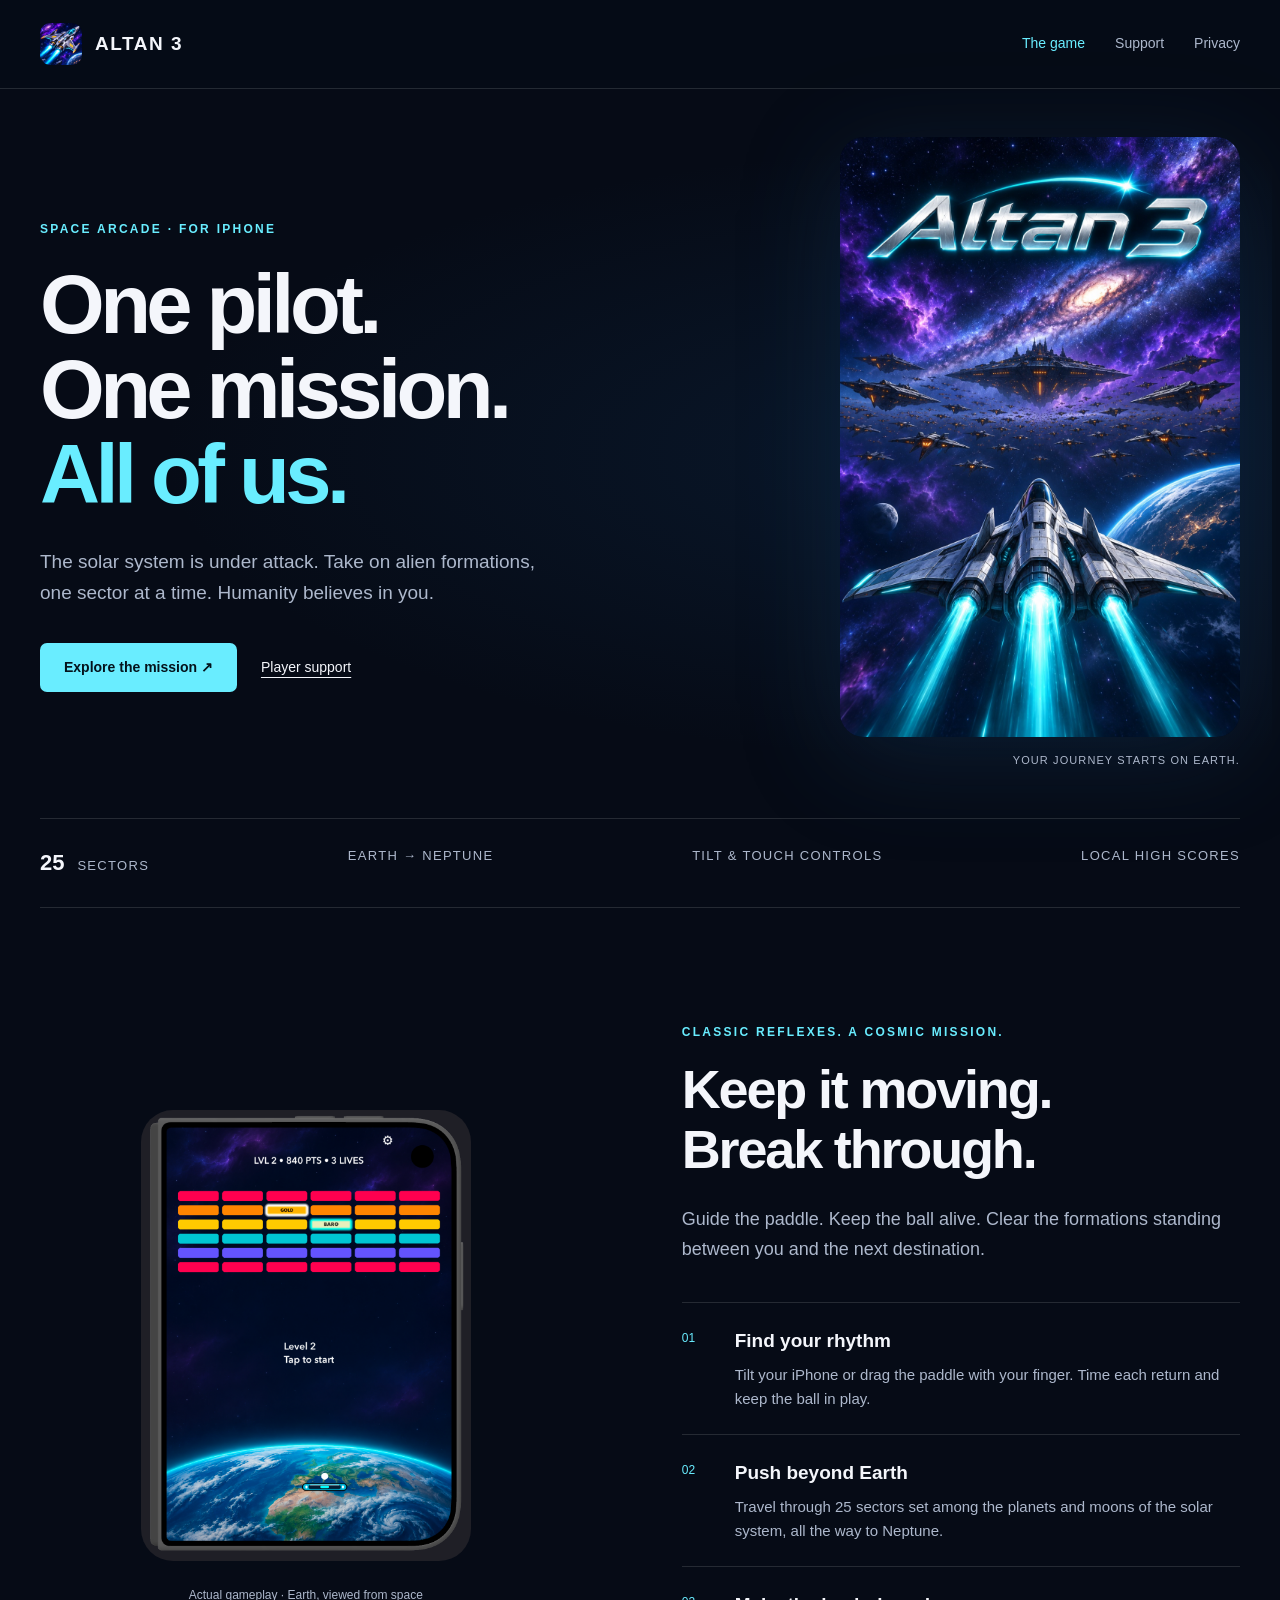
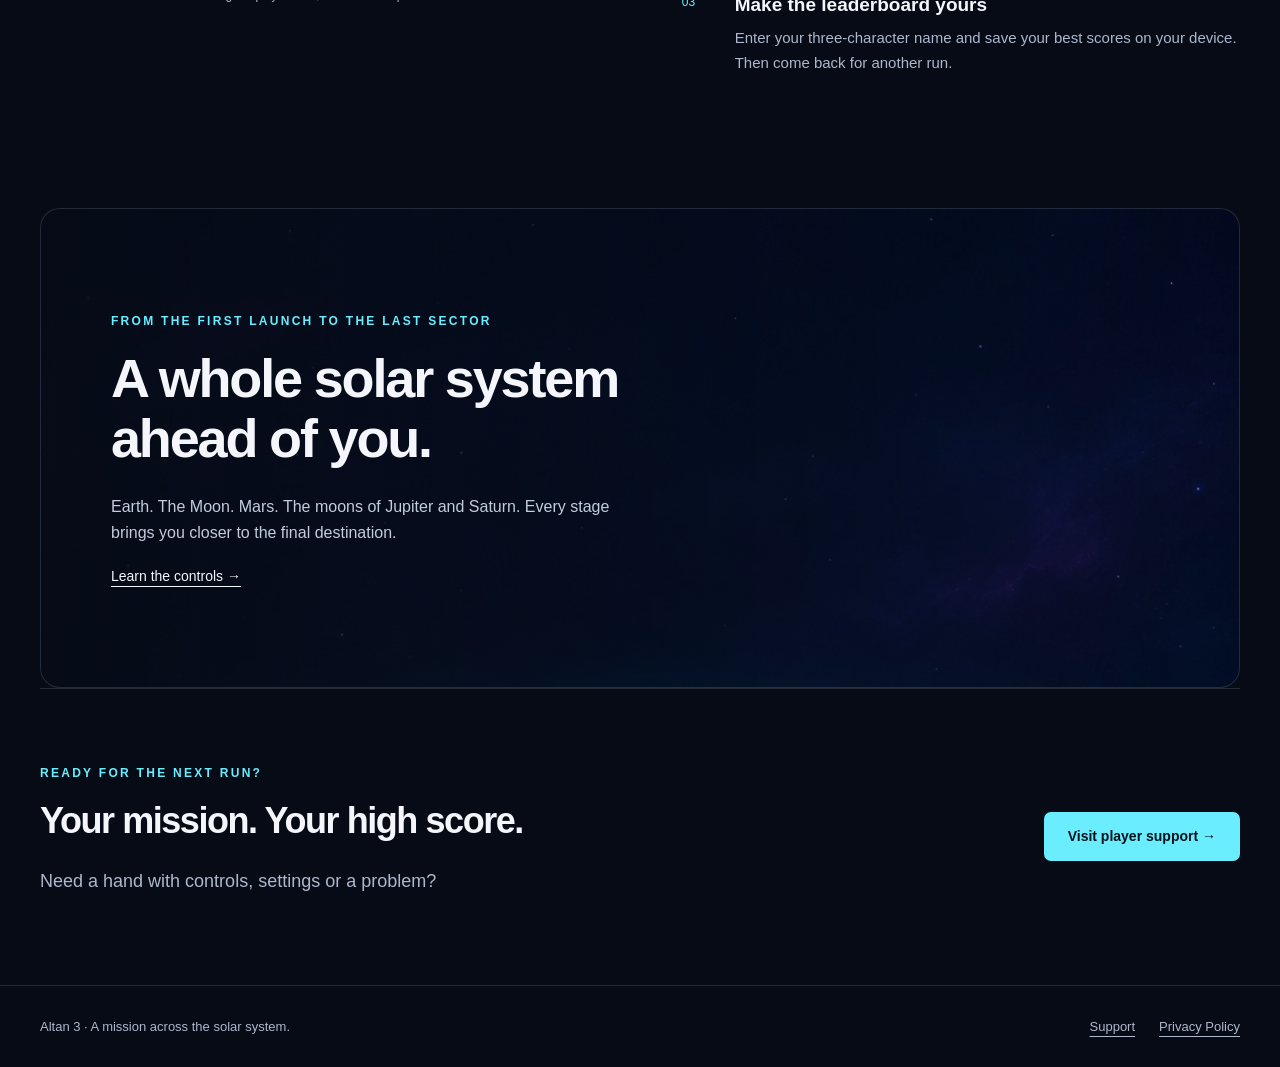
<file: index.html>
<!doctype html>
<html lang="en"><head><meta charset="utf-8"><meta name="viewport" content="width=device-width, initial-scale=1"><meta name="theme-color" content="#060b16"><title>Altan 3 — Humanity believes in you</title><meta name="description" content="A space arcade journey from Earth to Neptune. Keep the ball in play, break through alien formations and take on 25 sectors in Altan 3."><meta property="og:title" content="Altan 3 — Humanity believes in you"><meta property="og:description" content="A space arcade journey from Earth to Neptune. Keep the ball in play, break through alien formations and take on 25 sectors in Altan 3."><meta property="og:type" content="website"><link rel="icon" href="assets/icon.png"><link rel="apple-touch-icon" href="assets/icon.png"><link rel="stylesheet" href="style.css"></head>
<body><a class="skip" href="#main">Skip to content</a><header><div class="wrap nav"><a class="brand" href="index.html"><img src="assets/icon.png" alt="" width="42" height="42">ALTAN 3</a><nav aria-label="Main navigation"><a href="index.html" aria-current="page">The game</a><a href="support.html">Support</a><a href="privacy.html">Privacy</a></nav></div></header><main id="main"><div class="wrap"><section class="hero"><div class="hero-copy"><span class="eyebrow">Space arcade · For iPhone</span><h1>One pilot.<br>One mission.<br><em>All of us.</em></h1><p class="lead">The solar system is under attack. Take on alien formations, one sector at a time. Humanity believes in you.</p><div class="buttons"><a class="button" href="#experience">Explore the mission <span aria-hidden="true">↗</span></a><a class="text-link" href="support.html">Player support</a></div></div><figure class="hero-art"><img src="assets/mission.jpg" alt="Altan 3 artwork: a spacecraft flying toward alien ships above Earth" width="1066" height="1600"><figcaption>YOUR JOURNEY STARTS ON EARTH.</figcaption></figure></section><div class="strip"><span><strong>25</strong> sectors</span><span>Earth → Neptune</span><span>Tilt &amp; touch controls</span><span>Local high scores</span></div><section class="section experience" id="experience"><figure class="phone-shot"><img src="assets/gameplay.png" alt="Actual Altan 3 gameplay showing colourful alien formations, the ball and paddle above Earth" width="892" height="1758" loading="lazy"><figcaption>Actual gameplay · Earth, viewed from space</figcaption></figure><div><span class="eyebrow">Classic reflexes. A cosmic mission.</span><h2>Keep it moving.<br>Break through.</h2><p class="section-intro">Guide the paddle. Keep the ball alive. Clear the formations standing between you and the next destination.</p><div class="steps"><div class="step"><span>01</span><div><h3>Find your rhythm</h3><p>Tilt your iPhone or drag the paddle with your finger. Time each return and keep the ball in play.</p></div></div><div class="step"><span>02</span><div><h3>Push beyond Earth</h3><p>Travel through 25 sectors set among the planets and moons of the solar system, all the way to Neptune.</p></div></div><div class="step"><span>03</span><div><h3>Make the leaderboard yours</h3><p>Enter your three-character name and save your best scores on your device. Then come back for another run.</p></div></div></div></div></section><section class="journey"><div><span class="eyebrow">From the first launch to the last sector</span><h2>A whole solar system<br>ahead of you.</h2><p>Earth. The Moon. Mars. The moons of Jupiter and Saturn. Every stage brings you closer to the final destination.</p><a class="text-link" href="support.html#controls">Learn the controls →</a></div></section><section class="endcap"><div><span class="eyebrow">Ready for the next run?</span><h2>Your mission. Your high score.</h2><p class="section-intro">Need a hand with controls, settings or a problem?</p></div><a class="button" href="support.html">Visit player support →</a></section></div></main><footer><div class="wrap footer-inner"><span>Altan 3 · A mission across the solar system.</span><div><a href="support.html">Support</a><a href="privacy.html">Privacy Policy</a></div></div></footer></body></html>
</file>
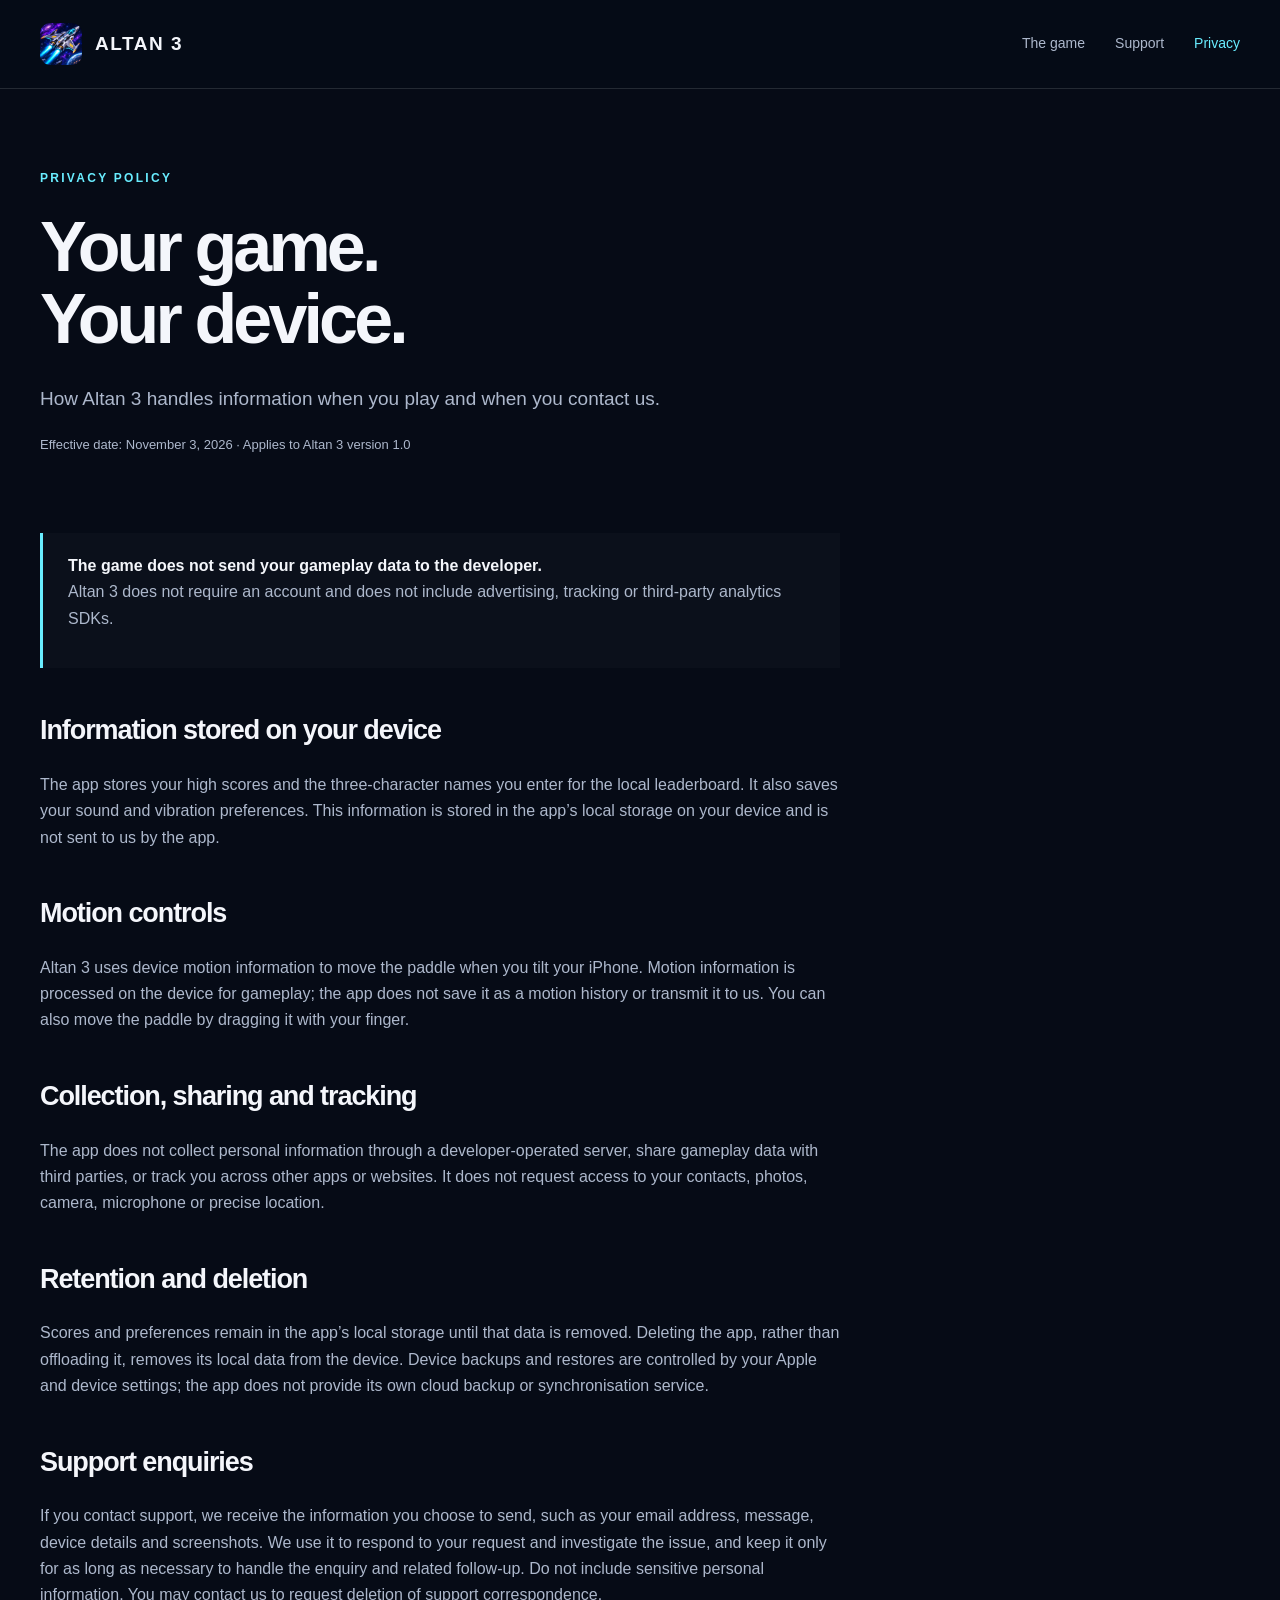
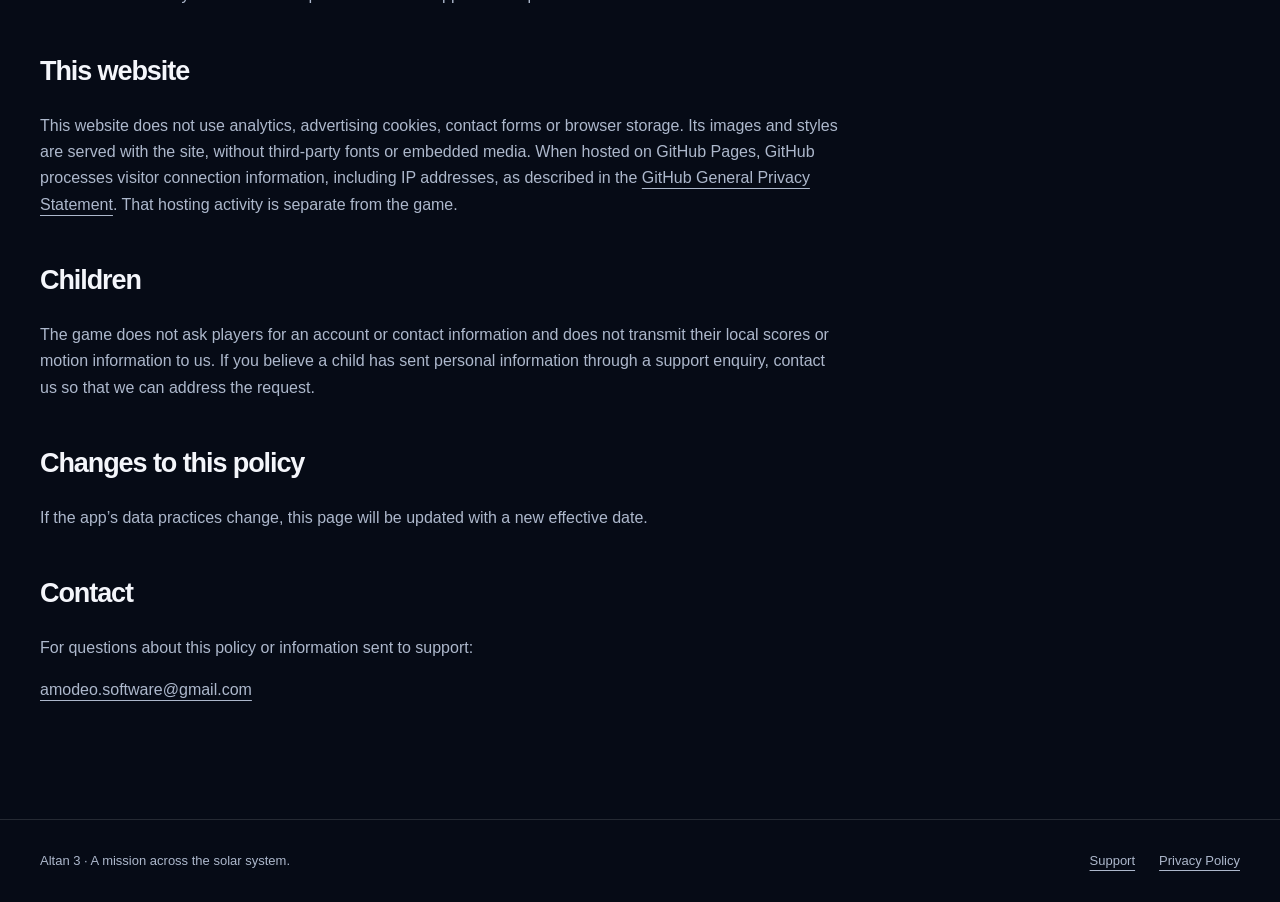
<file: privacy.html>
<!doctype html>
<html lang="en"><head><meta charset="utf-8"><meta name="viewport" content="width=device-width, initial-scale=1"><meta name="theme-color" content="#060b16"><title>Altan 3 — Privacy Policy</title><meta name="description" content="Privacy information for Altan 3 version 1.0, including local scores, settings, motion controls and support enquiries."><meta property="og:title" content="Altan 3 — Privacy Policy"><meta property="og:description" content="Privacy information for Altan 3 version 1.0, including local scores, settings, motion controls and support enquiries."><meta property="og:type" content="website"><link rel="icon" href="assets/icon.png"><link rel="apple-touch-icon" href="assets/icon.png"><link rel="stylesheet" href="style.css"></head>
<body><a class="skip" href="#main">Skip to content</a><header><div class="wrap nav"><a class="brand" href="index.html"><img src="assets/icon.png" alt="" width="42" height="42">ALTAN 3</a><nav aria-label="Main navigation"><a href="index.html">The game</a><a href="support.html">Support</a><a href="privacy.html" aria-current="page">Privacy</a></nav></div></header><main id="main"><div class="wrap"><div class="page-title"><span class="eyebrow">Privacy Policy</span><h1>Your game.<br>Your device.</h1><p class="lead">How Altan 3 handles information when you play and when you contact us.</p><p class="meta">Effective date: November 3, 2026 · Applies to Altan 3 version 1.0</p></div><article class="content"><div class="notice"><strong>The game does not send your gameplay data to the developer.</strong><p>Altan 3 does not require an account and does not include advertising, tracking or third-party analytics SDKs.</p></div><h2>Information stored on your device</h2><p>The app stores your high scores and the three-character names you enter for the local leaderboard. It also saves your sound and vibration preferences. This information is stored in the app’s local storage on your device and is not sent to us by the app.</p><h2>Motion controls</h2><p>Altan 3 uses device motion information to move the paddle when you tilt your iPhone. Motion information is processed on the device for gameplay; the app does not save it as a motion history or transmit it to us. You can also move the paddle by dragging it with your finger.</p><h2>Collection, sharing and tracking</h2><p>The app does not collect personal information through a developer-operated server, share gameplay data with third parties, or track you across other apps or websites. It does not request access to your contacts, photos, camera, microphone or precise location.</p><h2>Retention and deletion</h2><p>Scores and preferences remain in the app’s local storage until that data is removed. Deleting the app, rather than offloading it, removes its local data from the device. Device backups and restores are controlled by your Apple and device settings; the app does not provide its own cloud backup or synchronisation service.</p><h2>Support enquiries</h2><p>If you contact support, we receive the information you choose to send, such as your email address, message, device details and screenshots. We use it to respond to your request and investigate the issue, and keep it only for as long as necessary to handle the enquiry and related follow-up. Do not include sensitive personal information. You may contact us to request deletion of support correspondence.</p><h2>This website</h2><p>This website does not use analytics, advertising cookies, contact forms or browser storage. Its images and styles are served with the site, without third-party fonts or embedded media. When hosted on GitHub Pages, GitHub processes visitor connection information, including IP addresses, as described in the <a href="https://docs.github.com/en/site-policy/privacy-policies/github-general-privacy-statement">GitHub General Privacy Statement</a>. That hosting activity is separate from the game.</p><h2>Children</h2><p>The game does not ask players for an account or contact information and does not transmit their local scores or motion information to us. If you believe a child has sent personal information through a support enquiry, contact us so that we can address the request.</p><h2>Changes to this policy</h2><p>If the app’s data practices change, this page will be updated with a new effective date.</p><h2>Contact</h2><p>For questions about this policy or information sent to support:</p><p><a href="mailto:amodeo.software@gmail.com?subject=Altan%203%20Privacy">amodeo.software@gmail.com</a></p></article></div></main><footer><div class="wrap footer-inner"><span>Altan 3 · A mission across the solar system.</span><div><a href="support.html">Support</a><a href="privacy.html">Privacy Policy</a></div></div></footer></body></html>
</file>
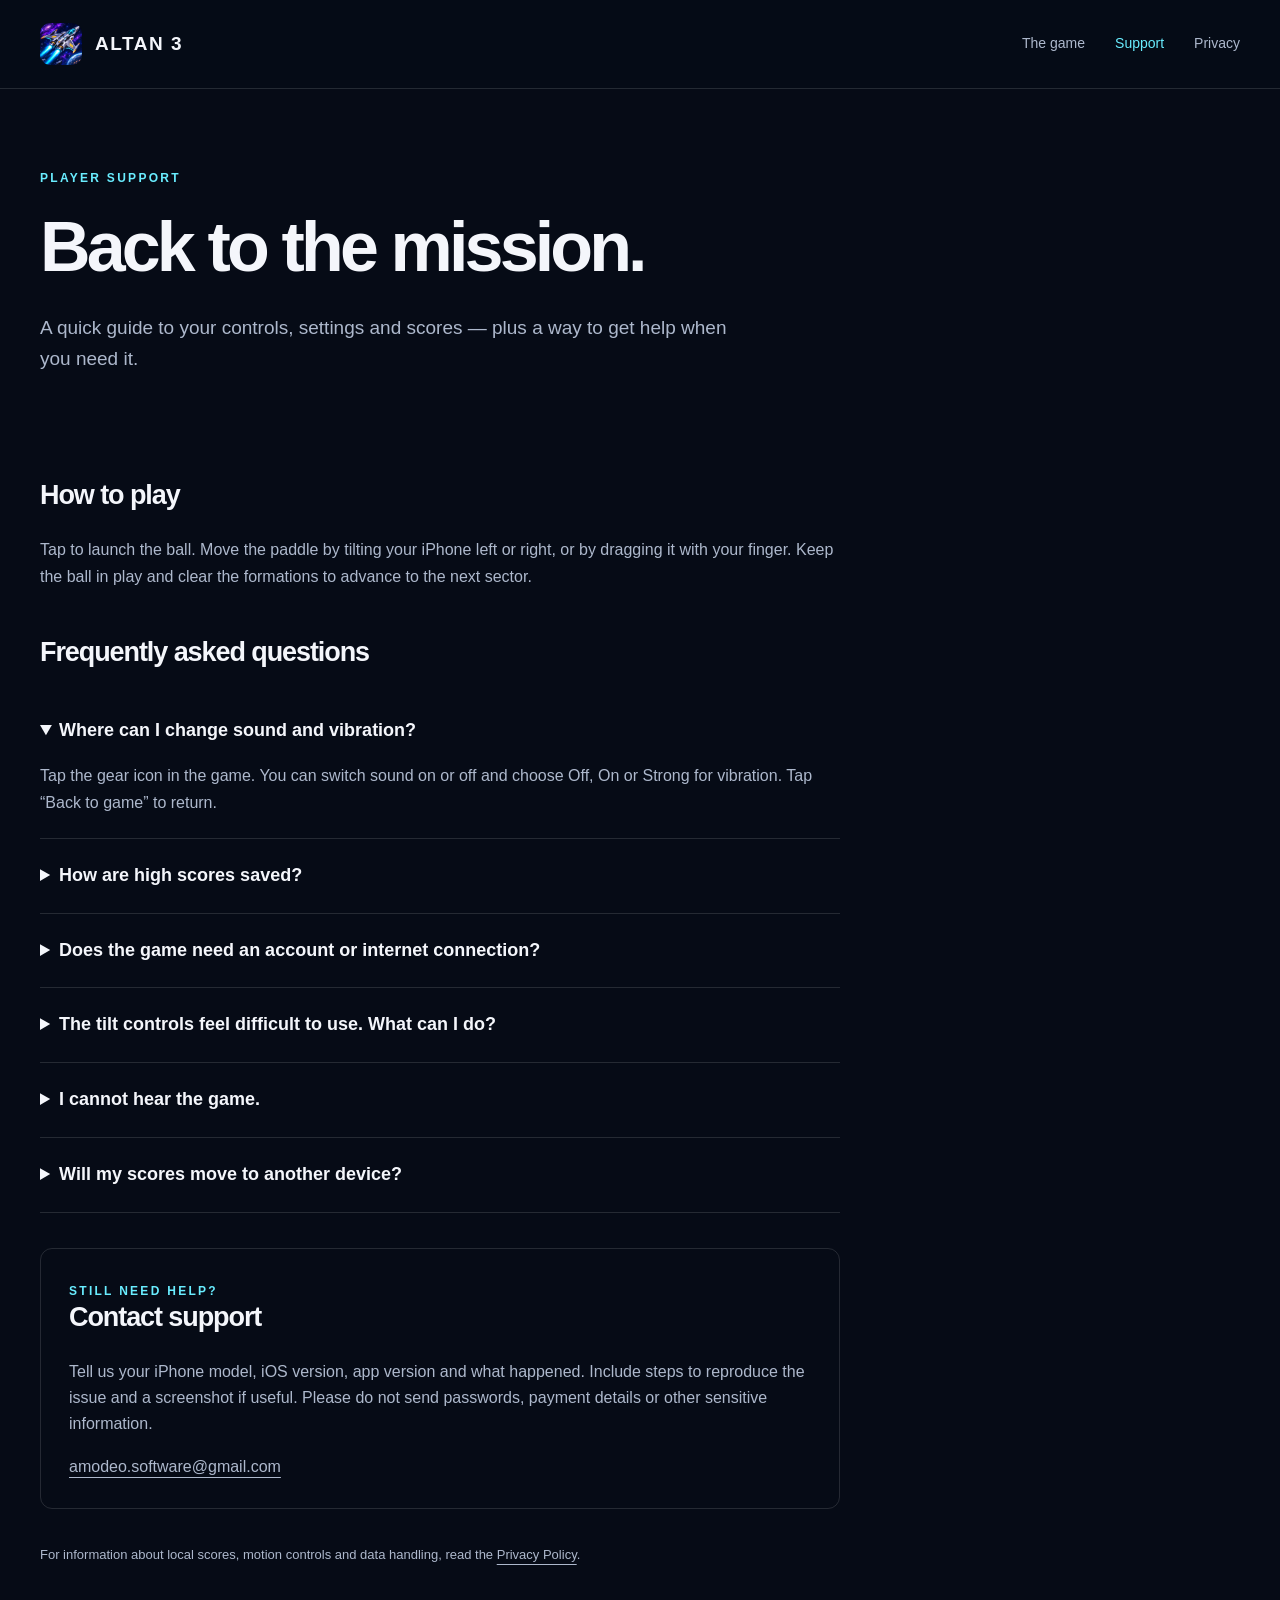
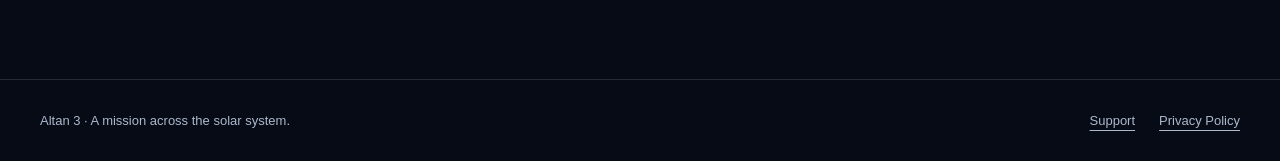
<file: support.html>
<!doctype html>
<html lang="en"><head><meta charset="utf-8"><meta name="viewport" content="width=device-width, initial-scale=1"><meta name="theme-color" content="#060b16"><title>Altan 3 — Player Support</title><meta name="description" content="Get help with Altan 3 controls, sound, vibration and local high scores. Contact player support."><meta property="og:title" content="Altan 3 — Player Support"><meta property="og:description" content="Get help with Altan 3 controls, sound, vibration and local high scores. Contact player support."><meta property="og:type" content="website"><link rel="icon" href="assets/icon.png"><link rel="apple-touch-icon" href="assets/icon.png"><link rel="stylesheet" href="style.css"></head>
<body><a class="skip" href="#main">Skip to content</a><header><div class="wrap nav"><a class="brand" href="index.html"><img src="assets/icon.png" alt="" width="42" height="42">ALTAN 3</a><nav aria-label="Main navigation"><a href="index.html">The game</a><a href="support.html" aria-current="page">Support</a><a href="privacy.html">Privacy</a></nav></div></header><main id="main"><div class="wrap"><div class="page-title"><span class="eyebrow">Player support</span><h1>Back to the mission.</h1><p class="lead">A quick guide to your controls, settings and scores — plus a way to get help when you need it.</p></div><div class="content"><h2 id="controls">How to play</h2><p>Tap to launch the ball. Move the paddle by tilting your iPhone left or right, or by dragging it with your finger. Keep the ball in play and clear the formations to advance to the next sector.</p><h2>Frequently asked questions</h2><details open><summary>Where can I change sound and vibration?</summary><p>Tap the gear icon in the game. You can switch sound on or off and choose Off, On or Strong for vibration. Tap “Back to game” to return.</p></details><details><summary>How are high scores saved?</summary><p>After a completed run, use the arrows to choose your three-character name, then select “Save score”. The leaderboard is stored locally on your device. It is not an online or shared leaderboard.</p></details><details><summary>Does the game need an account or internet connection?</summary><p>No account is required. The current game runs on your device and does not require an internet connection for gameplay.</p></details><details><summary>The tilt controls feel difficult to use. What can I do?</summary><p>Try dragging the paddle directly with your finger. If motion controls do not respond, close and reopen the game and check that your device is running a compatible iOS version.</p></details><details><summary>I cannot hear the game.</summary><p>Check that Sound is enabled in the in-game settings and that your device volume is turned up. Also check your device’s silent mode and audio output.</p></details><details><summary>Will my scores move to another device?</summary><p>The game does not include its own online score sync. Scores and settings are saved locally. Do not delete the app as a troubleshooting step if you want to keep this data.</p></details><div class="contact-panel"><span class="eyebrow">Still need help?</span><h2>Contact support</h2><p>Tell us your iPhone model, iOS version, app version and what happened. Include steps to reproduce the issue and a screenshot if useful. Please do not send passwords, payment details or other sensitive information.</p><p><a href="mailto:amodeo.software@gmail.com?subject=Altan%203%20Support">amodeo.software@gmail.com</a></p></div><p class="meta">For information about local scores, motion controls and data handling, read the <a href="privacy.html">Privacy Policy</a>.</p></div></div></main><footer><div class="wrap footer-inner"><span>Altan 3 · A mission across the solar system.</span><div><a href="support.html">Support</a><a href="privacy.html">Privacy Policy</a></div></div></footer></body></html>
</file>
<file: style.css>
:root{color-scheme:dark;--bg:#060b16;--text:#f4f6fb;--muted:#adb8cc;--cyan:#69edff;--line:#ffffff20}*{box-sizing:border-box}html{scroll-behavior:smooth;scroll-padding-top:100px}body{margin:0;background:var(--bg);color:var(--text);font-family:-apple-system,BlinkMacSystemFont,"Segoe UI",sans-serif;line-height:1.65}a{color:inherit;text-underline-offset:5px}a:hover{color:var(--cyan)}a:focus-visible,summary:focus-visible{outline:3px solid var(--cyan);outline-offset:6px}.wrap{width:min(1200px,calc(100% - 64px));margin:auto}.skip{position:absolute;top:-100px;left:20px;background:var(--bg);padding:12px;z-index:10}.skip:focus{top:12px}header{border-bottom:1px solid var(--line);background:#060b16ed;position:relative;z-index:3}.nav{display:flex;align-items:center;justify-content:space-between;min-height:88px;gap:24px}.brand{display:flex;align-items:center;gap:13px;text-decoration:none;letter-spacing:.08em;font-weight:800;font-size:19px}.brand img{width:42px;height:42px;border-radius:10px}nav{display:flex;gap:30px;font-size:14px}nav a{text-decoration:none;color:var(--muted)}nav a[aria-current=page]{color:var(--cyan)}.hero{min-height:0;display:grid;grid-template-columns:1.1fr 1fr;align-items:center;gap:40px;position:relative;padding:48px 0}.hero:before{content:"";position:absolute;inset:0 -32px;background:radial-gradient(ellipse at 80% 50%,#174b8035,transparent 60%);pointer-events:none}.eyebrow{text-transform:uppercase;letter-spacing:.19em;font-size:12px;font-weight:700;color:var(--cyan)}h1,h2,h3,p{margin-top:0}h1{font-size:clamp(48px,6.5vw,88px);line-height:1.02;letter-spacing:-.055em;font-weight:750;margin:22px 0 28px}h1 em{font-style:normal;color:var(--cyan)}.lead{color:var(--muted);font-size:19px;max-width:500px}.hero-copy{position:relative;z-index:1}.buttons{display:flex;flex-wrap:wrap;align-items:center;gap:24px;margin-top:34px}.button{display:inline-block;padding:13px 24px;border-radius:7px;background:var(--cyan);color:#04121b;font-weight:700;text-decoration:none;font-size:14px}.button:hover{background:#b5f7ff;color:#04121b}.text-link{font-size:14px}.hero-art{position:relative;margin:0;width:100%;max-width:400px;justify-self:end}.hero-art img{display:block;width:100%;height:auto;border-radius:24px;box-shadow:0 20px 100px #163f6555}.hero-art figcaption{color:var(--muted);font-size:11px;letter-spacing:.1em;text-align:right;margin-top:14px}.strip{display:flex;justify-content:space-between;gap:20px;padding:26px 0;border-top:1px solid var(--line);border-bottom:1px solid var(--line);color:var(--muted);font-size:13px;letter-spacing:.1em;text-transform:uppercase}.strip strong{color:var(--text);font-size:22px;letter-spacing:0;margin-right:8px}.section{padding:110px 0}h2{font-size:clamp(32px,4.5vw,54px);line-height:1.1;letter-spacing:-.04em;margin:16px 0 26px}.section-intro{max-width:620px;color:var(--muted);font-size:18px}.experience{display:grid;grid-template-columns:1fr 1.05fr;align-items:center;gap:110px}.phone-shot{margin:0;text-align:center}.phone-shot img{width:min(100%,330px);height:auto;border-radius:32px}.phone-shot figcaption{font-size:12px;color:var(--muted);margin-top:16px}.steps{margin-top:38px}.step{padding:22px 0;border-top:1px solid var(--line);display:grid;grid-template-columns:35px 1fr;gap:18px}.step span{font-size:12px;color:var(--cyan);padding-top:4px}.step h3{font-size:19px;margin-bottom:6px}.step p{font-size:15px;color:var(--muted);margin:0}.journey{background:linear-gradient(90deg,#060b16f5,#060b1630),url('assets/earth.jpg') center 62%/cover;min-height:480px;border:1px solid var(--line);border-radius:20px;display:flex;align-items:center;padding:70px}.journey div{max-width:530px}.journey p{color:#c1cddd}.endcap{padding:70px 0;display:flex;justify-content:space-between;align-items:center;gap:40px;border-top:1px solid var(--line)}.endcap h2{font-size:36px}footer{border-top:1px solid var(--line);padding:30px 0;color:var(--muted);font-size:13px}.footer-inner{display:flex;justify-content:space-between;gap:20px}.footer-inner div{display:flex;gap:24px}.page-title{padding:75px 0 40px;max-width:850px}.page-title h1{font-size:clamp(46px,6vw,70px)}.page-title .lead{max-width:700px}.content{max-width:800px;padding-bottom:100px}.content h2{font-size:27px;margin-top:48px}.content p,.content li{color:var(--muted)}.content strong{color:var(--text)}.notice{border-left:3px solid var(--cyan);padding:20px 25px;background:#ffffff05;margin:25px 0}.contact-panel{padding:28px;border:1px solid var(--line);border-radius:12px;margin:35px 0}.contact-panel h2{margin-top:0}.contact-panel p:last-child{margin-bottom:0}details{border-bottom:1px solid var(--line);padding:22px 0}summary{font-size:18px;font-weight:650;cursor:pointer}details p{margin:18px 0 0}.meta{font-size:13px;color:var(--muted)}@media(max-width:800px){.wrap{width:calc(100% - 40px)}.nav{min-height:76px;gap:15px}nav{gap:16px;font-size:13px}.brand{font-size:16px}.brand img{width:34px;height:34px}.hero{grid-template-columns:1fr;gap:44px;padding:55px 0}.hero-art{max-width:360px;justify-self:center}.hero .lead{font-size:17px}.strip{flex-wrap:wrap;justify-content:flex-start;gap:15px 30px;font-size:11px}.strip strong{font-size:19px}.section{padding:70px 0}.experience{grid-template-columns:1fr;gap:45px}.experience .phone-shot{order:2}.journey{padding:35px;min-height:460px}.endcap{display:block}.footer-inner{flex-direction:column}.page-title{padding-top:50px}}@media(prefers-reduced-motion:reduce){html{scroll-behavior:auto}}
</file>
